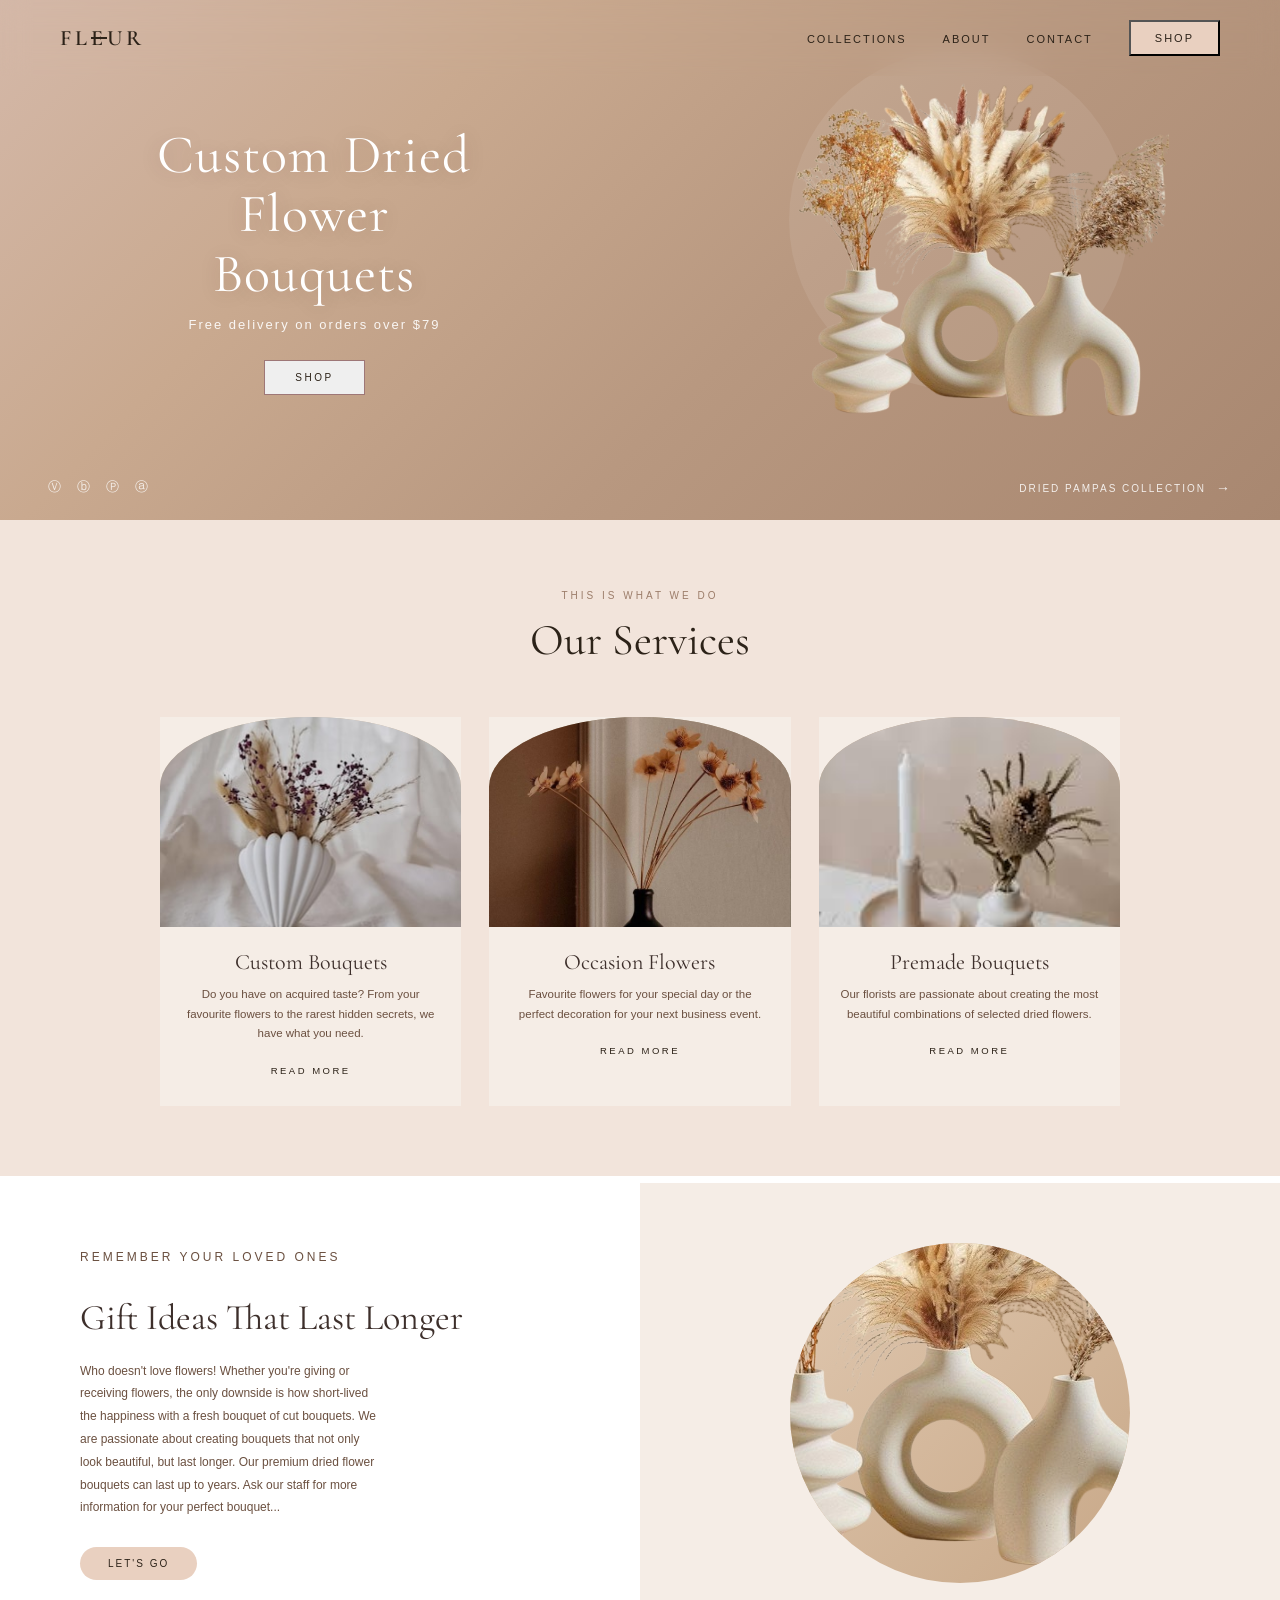
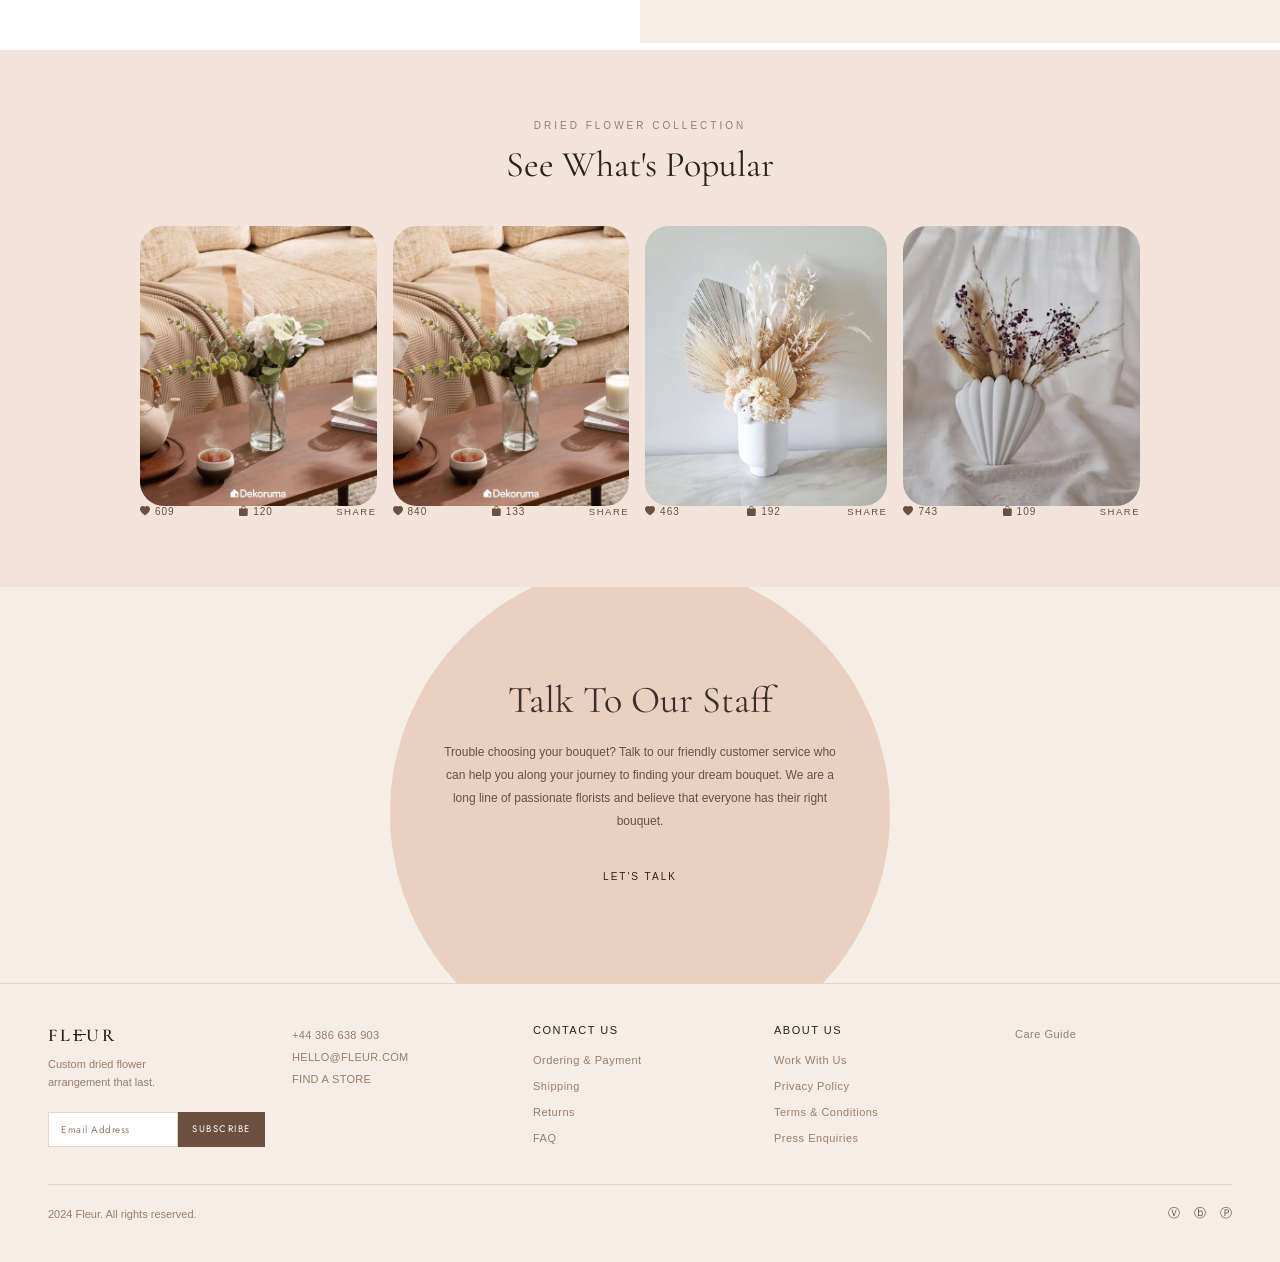
<file: index.html>
<!DOCTYPE html>
<html lang="en">
<head>
<meta charset="UTF-8">
<meta name="viewport" content="width=device-width, initial-scale=1.0">
<title>FLEUR - Custom Dried Flower Bouquets</title>
<link href="https://fonts.googleapis.com/css2?family=Cormorant+Garamond:ital,wght@0,300;0,400;0,600;1,300;1,400&family=Jost:wght@300;400;500&display=swap" rel="stylesheet">
<link rel="stylesheet" href="https://cdn.jsdelivr.net/npm/bootstrap-icons@1.11.3/font/bootstrap-icons.min.css">
<link rel="stylesheet" href="tugas4.css">
</head>
<body>

<!-- NAV -->
<nav>
  <div class="logo">FL<span>E</span>UR</div>
  <ul class="nav-links">
    <li><a href="#colection">Collections</a></li>
    <li><a href="#about">About</a></li>
    <li><a href="#contact">Contact</a></li>
    <button class="nav-shop" onclick="window.location.href='shop.html'">
      shop
    </button>
  </ul>
</nav>

<!-- HERO -->
<section class="hero">
  <div class="hero-bg-circle"></div>

  
  <div class="hero-content">
    <h1>Custom Dried Flower<br>Bouquets</h1>
    <p>Free delivery on orders over $79</p>
    <button class="hero-btn" onclick="window.location.href='shop.html'">SHOP</button>
  </div>

  <div class="hero-image">
    <img src="img/1-removebg-preview.png">
  </div>

  <div class="hero-social">
    <a href="#">&#9419;</a>
    <a href="#">&#9425;</a>
    <a href="#">&#9413;</a>
    <a href="#">&#9424;</a>
  </div>

  <div class="hero-collection">Dried Pampas Collection</div>
</section>

<!-- SERVICES -->
<section class="services" id="colection">
  <p class="section-label">This Is What We Do</p>
  <h2 class="section-title">Our Services</h2>

  <div class="services-grid">
    <div class="service-card">
      <div class="service-img">
        <div class="service-img-inner img-s1">
          <img src="img/2.jpeg" alt="" >
         
        </div>
      </div>
      <h3>Custom Bouquets</h3>
      <p>Do you have on acquired taste? From your favourite flowers to the rarest hidden secrets, we have what you need.</p>
      <a href="#" class="read-more">Read More</a>
    </div>
    <div class="service-card">
      <div class="service-img">
        <div class="service-img-inner img-s2">
          <img src="img/3.jpeg" >
        </div>
      </div>
      <h3>Occasion Flowers</h3>
      <p>Favourite flowers for your special day or the perfect decoration for your next business event.</p>
      <a href="#" class="read-more">Read More</a>
    </div>
    <div class="service-card">
      <div class="service-img">
        <div class="service-img-inner img-s3">
          <img src="img/4.jpeg" >
        </div>
      </div>
      <h3>Premade Bouquets</h3>
      <p>Our florists are passionate about creating the most beautiful combinations of selected dried flowers.</p>
      <a href="#" class="read-more">Read More</a>
    </div>
  </div>
</section>

<!-- GIFT IDEAS -->
<section class="gift" id="about">
  <div class="gift-text">
    <p class="section-label">Remember Your Loved Ones</p>
    <h2>Gift Ideas That Last Longer</h2>
    <p>Who doesn't love flowers! Whether you're giving or receiving flowers, the only downside is how short-lived the happiness with a fresh bouquet of cut bouquets. We are passionate about creating bouquets that not only look beautiful, but last longer. Our premium dried flower bouquets can last up to years. Ask our staff for more information for your perfect bouquet...</p>
    <a href="#" class="btn-pill">LET'S GO</a>
  </div>
  <div class="gift-image">
    <div class="gift-circle">
      <img src="img/1-removebg-preview.png" >
      <div class="gift-vase"></div>
    </div>
  </div>
</section>

<!-- POPULAR -->
<section class="popular">
  <p class="section-label">Dried Flower Collection</p>
  <h2 class="section-title" style="font-size:36px;margin-bottom:0;">See What's Popular</h2>

  <div class="popular-grid">
    <div class="popular-item">
      <div class="popular-thumb">
        <div class="thumb-bg tb1">
        <img src="img/6.jpeg" class="thumb-img">
        <div class="thumb-bg tb1"><div class="thumb-inner"></div></div>
      </div>
      </div>
      <div class="popular-meta">
        <span class="likes"><i class="bi bi-heart-fill"></i>609</span>
        <span class="saves"><i class="bi bi-bag-fill"></i>120</span>
        <a href="#" class="share">Share</a>
      </div>
    </div>
    <div class="popular-item">
      <div class="popular-thumb">
        <div class="thumb-bg tb2">
          <img src="img/6.jpeg" class="thumb-img">
        <div class="thumb-bg tb2"><div class="thumb-inner"></div></div>
      </div>
      </div>
      <div class="popular-meta">
        <span class="likes"><i class="bi bi-heart-fill"></i>840</span>
        <span class="saves"><i class="bi bi-bag-fill"></i>133</span>
        <a href="#" class="share">Share</a>
      </div>
    </div>
    <div class="popular-item">
      <div class="popular-thumb">
        <div class="thumb-bg tb3">
        <img src="img/8.jpeg"thumb-img">
        <div class="thumb-bg tb3"><div class="thumb-inner"></div></div>
      </div>
      </div>
      <div class="popular-meta">
        <span class="likes"><i class="bi bi-heart-fill"></i>463</span>
        <span class="saves"><i class="bi bi-bag-fill"></i>192</span>
        <a href="#" class="share">Share</a>
      </div>
    </div>
    <div class="popular-item">
      <div class="popular-thumb">
        <div class="thumb-bg tb4">
          <img src="img/2.jpeg" class="thumb-img">
        <div class="thumb-bg tb4"><div class="thumb-inner"></div></div>
      </div>
      </div>
      <div class="popular-meta">
        <span class="likes"><i class="bi bi-heart-fill"></i>743</span>
        <span class="saves"><i class="bi bi-bag-fill"></i>109</span>
        <a href="#" class="share">Share</a>
      </div>
    </div>
  </div>
</section>

<!-- TALK -->
<section class="talk">
  <div class="talk-circle"></div>
  <div class="talk-content">
    <h2>Talk To Our Staff</h2>
    <p>Trouble choosing your bouquet? Talk to our friendly customer service who can help you along your journey to finding your dream bouquet. We are a long line of passionate florists and believe that everyone has their right bouquet.</p>
    <a href="#" class="btn-pill">LET'S TALK</a>
  </div>
</section>

<!-- FOOTER -->
<footer id="contact">
  <div class="footer-grid">
    <div class="footer-brand">
      <div class="footer-logo">FL<span style="text-decoration:line-through">E</span>UR</div>
      <p class="footer-tagline">Custom dried flower arrangement that last.</p>
      <div class="footer-email">
        <input type="email" placeholder="Email Address">
        <button>Subscribe</button>
      </div>
    </div>

    <div class="footer-col">
      <div class="footer-contact">
        +44 386 638 903<br>
        HELLO@FLEUR.COM<br>
        FIND A STORE
      </div>
    </div>

    <div class="footer-col">
      <div class="footer-col-title">Contact Us</div>
      <ul>
        <li><a href="#">Ordering & Payment</a></li>
        <li><a href="#">Shipping</a></li>
        <li><a href="#">Returns</a></li>
        <li><a href="#">FAQ</a></li>
      </ul>
    </div>

    <div class="footer-col">
      <div class="footer-col-title">About Us</div>
      <ul>
        <li><a href="#">Work With Us</a></li>
        <li><a href="#">Privacy Policy</a></li>
        <li><a href="#">Terms & Conditions</a></li>
        <li><a href="#">Press Enquiries</a></li>
      </ul>
    </div>

    <div class="footer-col">
      <ul style="margin-top:0;">
        <li><a href="#">Care Guide</a></li>
      </ul>
    </div>
  </div>

  <div class="footer-bottom">
    <span style="font-size:11px;color:var(--text-muted);">2024 Fleur. All rights reserved.</span>
    <div class="footer-social">
      <a href="#">&#9419;</a>
      <a href="#">&#9425;</a>
      <a href="#">&#9413;</a>
    </div>
  </div>
</footer>
<script src="scrip1.js"></script>
</body>
</html>
</file>
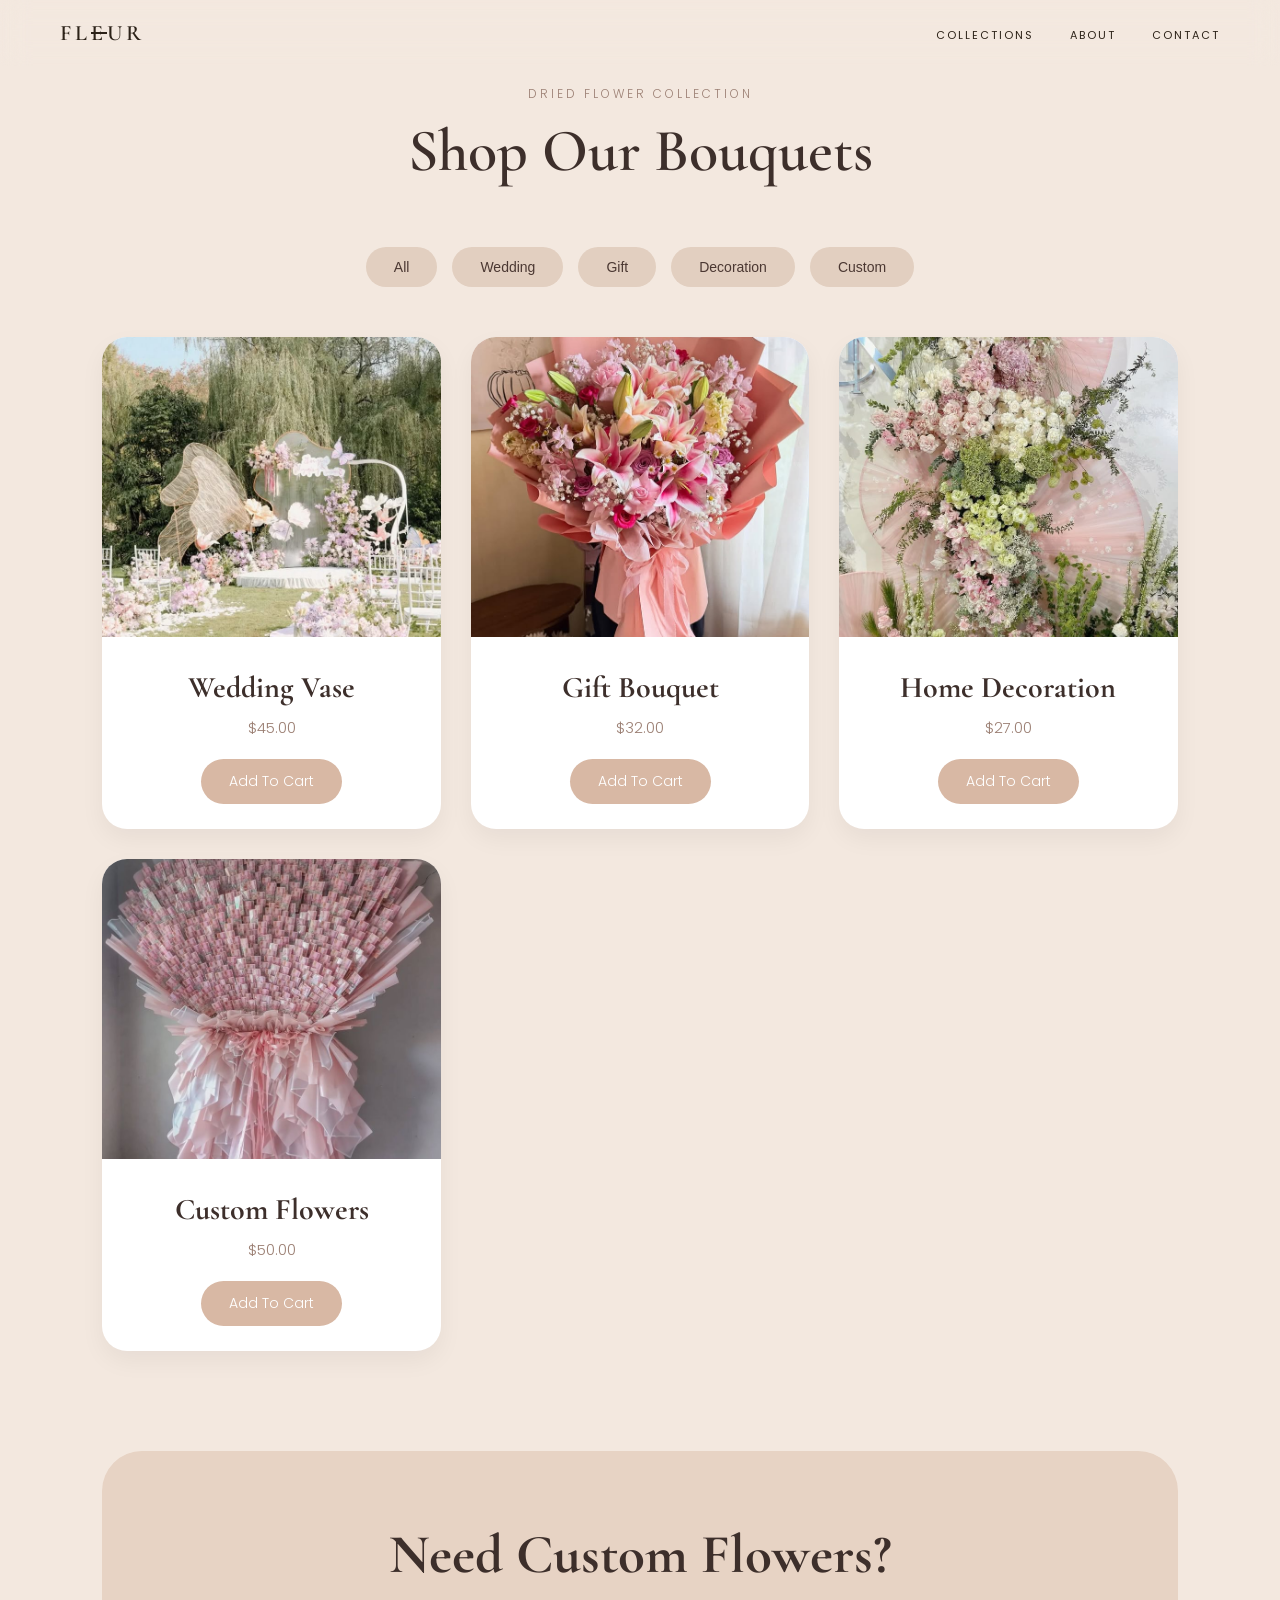
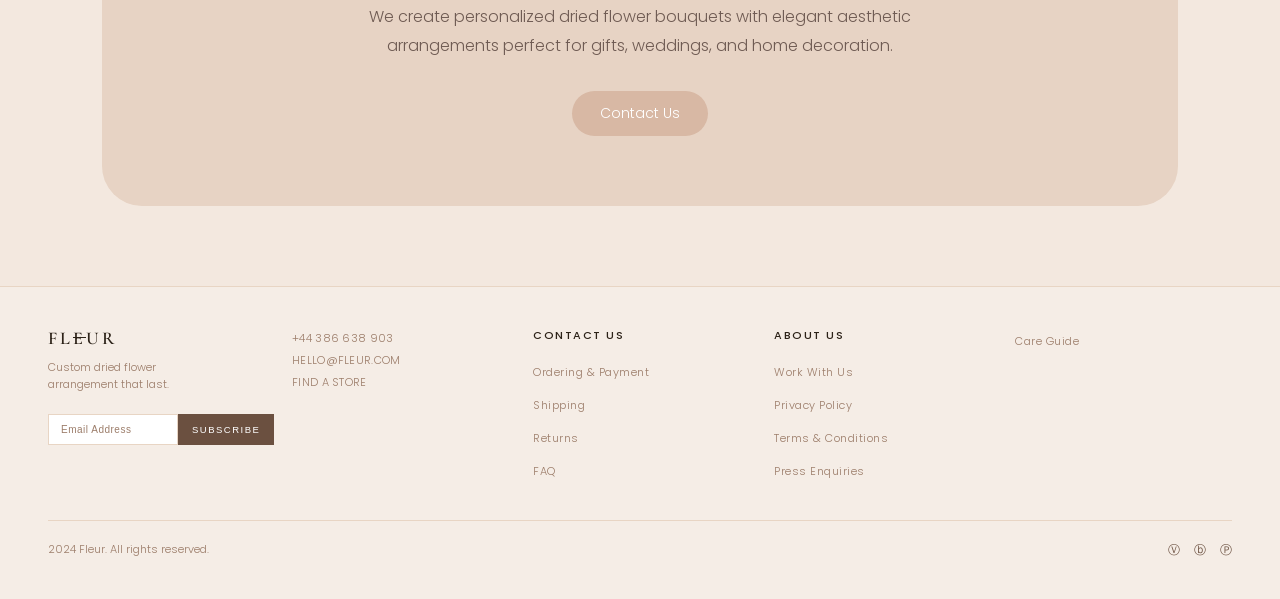
<file: shop.html>
<!DOCTYPE html>
<html lang="en">
<head>
  <meta charset="UTF-8" />
  <meta name="viewport" content="width=device-width, initial-scale=1.0"/>
  <title>Flower Shop</title>
  <link rel="preconnect" href="https://fonts.googleapis.com">
  <link href="https://fonts.googleapis.com/css2?family=Cormorant+Garamond:wght@400;500;600&family=Poppins:wght@300;400;500&display=swap" rel="stylesheet">
  <link rel="stylesheet" href="tugas4.css">
</head>
<body>
<!--NAVBAR-->
  <nav>
  <div class="logo">FL<span>E</span>UR</div>
  <ul class="nav-links">
    <li><a href="#">Collections</a></li>
    <li><a href="#">About</a></li>
    <li><a href="#">Contact</a></li>
  </ul>
  </nav>
<section class="shop-section">
  <!-- TITLE -->
  <div class="shop-title">
    <span>DRIED FLOWER COLLECTION</span>
    <h1>Shop Our Bouquets</h1>
  </div>
  <!-- FILTER -->
  <div class="filter">
    <button data-filter="all">All</button>
    <button data-filter="wedding">Wedding</button>
    <button data-filter="gift">Gift</button>
    <button data-filter="decoration">Decoration</button>
    <button data-filter="custom">Custom</button>
  </div>
  <!-- PRODUCTS -->
  <div class="products">
    <!-- WEDDING -->
    <div class="card wedding">
      <img src="img/we.jpeg">
      <div class="card-content">
        <h3>Wedding Vase</h3>
        <p class="price">$45.00</p>
        <a href="#" class="btn">Add To Cart</a>
      </div>
    </div>
    <!-- GIFT -->
    <div class="card decoration">
      <img src="img/gif.jpeg">
      <div class="card-content">
        <h3>Gift Bouquet</h3>
        <p class="price">$32.00</p>
        <a href="#" class="btn">Add To Cart</a>
      </div>
    </div>
    <!-- DECORATION -->
    <div class="card decoration">
      <img src="img/dec.jpeg">
      <div class="card-content">
        <h3>Home Decoration</h3>
        <p class="price">$27.00</p>
        <a href="#" class="btn">Add To Cart</a>
      </div>
    </div>
    <!-- CUSTOM -->
    <div class="card custom">
      <img src="img/cus.jpeg">
      <div class="card-content">
        <h3>Custom Flowers</h3>
        <p class="price">$50.00</p>
        <a href="#" class="btn">Add To Cart</a>
      </div>
    </div>
  </div>
  <!-- CTA -->
  <div class="cta">
    <h2>Need Custom Flowers?</h2>
    <p>
      We create personalized dried flower bouquets with elegant
      aesthetic arrangements perfect for gifts, weddings,
      and home decoration.
    </p>
    <a href="#" class="btn">Contact Us</a>
  </div>
</section>
<!--FOOTER-->
<footer>
  <div class="footer-grid">
    <div class="footer-brand">
      <div class="footer-logo">FL<span style="text-decoration:line-through">E</span>UR</div>
      <p class="footer-tagline">Custom dried flower arrangement that last.</p>
      <div class="footer-email">
        <input type="email" placeholder="Email Address">
        <button>Subscribe</button>
      </div>
    </div>

    <div class="footer-col">
      <div class="footer-contact">
        +44 386 638 903<br>
        HELLO@FLEUR.COM<br>
        FIND A STORE
      </div>
    </div>

    <div class="footer-col">
      <div class="footer-col-title">Contact Us</div>
      <ul>
        <li><a href="#">Ordering & Payment</a></li>
        <li><a href="#">Shipping</a></li>
        <li><a href="#">Returns</a></li>
        <li><a href="#">FAQ</a></li>
      </ul>
    </div>

    <div class="footer-col">
      <div class="footer-col-title">About Us</div>
      <ul>
        <li><a href="#">Work With Us</a></li>
        <li><a href="#">Privacy Policy</a></li>
        <li><a href="#">Terms & Conditions</a></li>
        <li><a href="#">Press Enquiries</a></li>
      </ul>
    </div>

    <div class="footer-col">
      <ul style="margin-top:0;">
        <li><a href="#">Care Guide</a></li>
      </ul>
    </div>
  </div>

  <div class="footer-bottom">
    <span style="font-size:11px;color:var(--text-muted);">2024 Fleur. All rights reserved.</span>
    <div class="footer-social">
      <a href="#">&#9419;</a>
      <a href="#">&#9425;</a>
      <a href="#">&#9413;</a>
    </div>
  </div>
</footer>
<script src="scrip1.js"></script>
</body>
</html>
</file>
<file: tugas4.css>
*, *::before, *::after { box-sizing: border-box; margin: 0; padding: 0; }

  :root {
    --cream: #f5ede6;
    --beige: #e8d5c4;
    --warm-beige: #dcc4b0;
    --blush: #e9d0c0;
    --light-blush: #f2e4db;
    --dark: #2c2218;
    --medium: #6b5040;
    --text-muted: #9c7d6a;
    --white: #ffffff;
  }

  body {
    font-family: 'Jost', sans-serif;
    background: var(--white);
    color: var(--dark);
    font-weight: 300;
    overflow-x: hidden;
  }

  /* NAV */
  nav {
    position: fixed;
    top: 0; left: 0;
    width: 100%; 
    z-index: 999;
    display: flex;
    align-items: center;
    justify-content: space-between;
    padding: 20px 60px;
    backdrop-filter: blur(14px);
  }

  .logo {
    font-family: 'Cormorant Garamond', serif;
    font-size: 22px;
    font-weight: 600;
    letter-spacing: 4px;
    color: var(--dark);
    text-transform: uppercase;
  }

  .logo span { text-decoration: line-through; }

  .nav-links {
    display: flex;
    gap: 36px;
    list-style: none;
    align-items: center;
  }

  .nav-links a {
    font-size: 11px;
    letter-spacing: 2px;
    text-transform: uppercase;
    text-decoration: none;
    color: var(--dark);
    font-weight: 400;
  }

  .nav-shop {
    background: var(--blush);
    padding: 10px 24px;
    font-size: 11px;
    letter-spacing: 2px;
    text-transform: uppercase;
    text-decoration: none;
    color: var(--dark);
    font-weight: 400;
  }

  /* HERO */
  .hero {
    position: relative;
    height: 520px;
    background: linear-gradient(135deg, #d4b8a8 0%, #c9a98f 30%, #b89880 60%, #a88770 100%);
    display: flex;
    align-items: center;
    justify-content: center;
    overflow: hidden;
    padding: 0 80px;
  }

  .hero-content {
    position: relative;
    z-index: 2;
    text-align: center;
    color: var(--white);
    margin-right: 240px;
  }

  .hero-content h1 {
    font-family: 'Cormorant Garamond', serif;
    font-size: 54px;
    font-weight: 400;
    line-height: 1.1;
    letter-spacing: 1px;
    margin-bottom: 14px;
    text-shadow: 0 2px 20px rgba(80,40,20,0.18);
  }

  .hero-content p {
    font-size: 13px;
    letter-spacing: 2px;
    margin-bottom: 28px;
    opacity: 0.9;
  }

  .hero-btn {
    display: inline-block;
    border: 1px solid rgba(150, 107, 107, 0.9);
    color: var(--dark);
    padding: 11px 30px;
    font-size: 10px;
    letter-spacing: 2.5px;
    text-transform: uppercase;
    text-decoration: none;
    font-weight: 400;
  }

  .hero-image{
    position: relative;
    width: 420px;
    height: 420px;
    display: center;
    justify-content: center;
  }

  .hero-image::before {
    content: "";
    position: absolute;
    width: 340px;
    height: 340px;
    background: rgba(255, 255, 255, 0.08);
    border-radius: 50%;
    z-index: 1;
  }

  .hero-image img{
    width: 100%;
    max-width: 380px;
    object-fit: contain;
    position: relative;
    z-index: 2;
    filter: drop-shadow(0 15px 30px) rgba(0, 0, 0, 0.2);
  }

  @media (max-width: 900px) {
  .hero {
    flex-direction: column;
    text-align: center;
    height: auto;
    padding: 60px 20px;
  }

  .hero-image {
    margin-top: 40px;
    width: 300px;
    height: 300px;
  }

  .hero-content h1 {
    font-size: 42px;
  }
}

  .hero-social {
    position: absolute;
    bottom: 24px;
    left: 48px;
    display: flex;
    gap: 16px;
  }

  .hero-social a {
    color: rgba(255,255,255,0.8);
    font-size: 13px;
    text-decoration: none;
  }

  .hero-collection {
    position: absolute;
    bottom: 24px;
    right: 48px;
    color: rgba(255,255,255,0.85);
    font-size: 10px;
    letter-spacing: 2px;
    text-transform: uppercase;
    display: flex;
    align-items: center;
    gap: 10px;
  }

  .hero-collection::after {
    content: '→';
    font-size: 14px;
  }

  /* SERVICES */
  .services {
    background: var(--light-blush);
    padding: 70px 48px;
    text-align: center;
  }

  .section-label {
    font-size: 10px;
    letter-spacing: 3px;
    text-transform: uppercase;
    color: var(--text-muted);
    margin-bottom: 12px;
  }

  .section-title {
    font-family: 'Cormorant Garamond', serif;
    font-size: 44px;
    font-weight: 400;
    color: var(--dark);
    margin-bottom: 50px;
  }

  .services-grid {
    display: grid;
    grid-template-columns: repeat(3, 1fr);
    gap: 28px;
    max-width: 960px;
    margin: 0 auto;
  }

  .service-card {
    background: var(--cream);
    padding: 0 0 28px 0;
    text-align: center;
  }

  .service-img {
    width: 100%;
    height: 210px;
    overflow: hidden;
    border-radius: 60% 60% 0 0 / 40% 40% 0 0;
    margin-bottom: 22px;
    position: relative;
  }

  .service-img-inner {
    width: 100%;
    height: 100%;
    display: flex;
    align-items: center;
    justify-content: center;
  }

  .service-img-inner {
  position: relative;
  overflow: hidden;
}

.service-img-inner img {
  position: absolute;
  width: 100%;
  height: 100%;
  object-fit: cover;
  top: 0;
  left: 0;
  z-index: 1;
}



/* hover zoom */
.service-card:hover img {
  transform: scale(1.1);
  transition: 0.4s;
}

  .img-s1 { background: linear-gradient(160deg, #d8c4b0, #c4a888); }
  .img-s2 { background: linear-gradient(160deg, #b8a890, #9c8c70); }
  .img-s3 { background: linear-gradient(160deg, #c8b098, #b89878); }

  
  .service-card h3 {
    font-family: 'Cormorant Garamond', serif;
    font-size: 22px;
    font-weight: 400;
    margin-bottom: 10px;
    padding: 0 20px;
  }

  .service-card p {
    font-size: 11.5px;
    color: var(--medium);
    line-height: 1.7;
    padding: 0 20px;
    margin-bottom: 16px;
  }

  .read-more {
    font-size: 9.5px;
    letter-spacing: 2.5px;
    text-transform: uppercase;
    color: var(--dark);
    text-decoration: none;
    font-weight: 500;
  }

  /* GIFT */
  .gift {
    display: grid;
    grid-template-columns: 1fr 1fr;
    align-items: center;
    background: var(--white);
  }

  .gift-text {
    padding: 70px 64px 70px 80px;
  }

  .gift-text .section-label { text-align: left; }

  .gift-text h2 {
    font-family: 'Cormorant Garamond', serif;
    font-size: 36px;
    font-weight: 400;
    margin-bottom: 20px;
    line-height: 1.2;
  }

  .gift-text p {
    font-size: 12px;
    color: var(--medium);
    line-height: 1.9;
    margin-bottom: 28px;
    max-width: 300px;
  }

  .btn-pill {
    display: inline-block;
    background: var(--blush);
    color: var(--dark);
    padding: 11px 28px;
    border-radius: 30px;
    font-size: 10px;
    letter-spacing: 2px;
    text-transform: uppercase;
    text-decoration: none;
    font-weight: 500;
  }

  .gift-image {
    position: relative;
    height: 460px;
    background: var(--cream);
    overflow: hidden;
    display: flex;
    align-items: center;
    justify-content: center;
  }

  .gift-circle {
    width: 340px;
    height: 340px;
    border-radius: 50%;
    background: linear-gradient(135deg, #e0c8b0, #c8a888);
    position: relative;
    overflow: hidden;
    display: flex;
    align-items: flex-end;
    justify-content: center;
  }

  .leaf-line {
    position: absolute;
    bottom: 50%;
    left: 50%;
    width: 2px;
    height: 160px;
    background: linear-gradient(to top, #b89870, #d4b890);
    transform-origin: bottom center;
  }

  .leaf-fan {
    position: absolute;
    bottom: 50%;
    left: 50%;
    width: 80px;
    height: 80px;
    border-left: 2px solid rgba(180,150,100,0.5);
    border-top: 2px solid rgba(180,150,100,0.5);
    border-radius: 80% 0 0 0;
    transform-origin: bottom right;
  }

  /* POPULAR */
  .popular {
    background: var(--light-blush);
    padding: 70px 48px;
    text-align: center;
  }

  .popular-grid {
    display: grid;
    grid-template-columns: repeat(4, 1fr);
    gap: 16px;
    margin-top: 40px;
    max-width: 1000px;
    margin-left: auto;
    margin-right: auto;
  }

  .popular-item:hover .thumb-bg{
    transform: scale(1.08);
  }
  .popular-thumb {
    width: 100%;
    height: 280px;
    aspect-ratio: 0;
    overflow: hidden;
   border-radius: 24px;
  }

  .thumb-bg {
    width: 100%;
    height: 100%;
    display: flex;
    position: relative;
    border-radius: 24px;
  }
  
  .thumb-img{
    width: 100%;
    height: 100%;
    object-fit: cover;
    transition: 0.4s ease;
  }

  .tb1 { background: linear-gradient(135deg, #c4a888, #b09070); }
  .tb2 { background: linear-gradient(135deg, #d8c8b8, #c0a890); }
  .tb3 { background: linear-gradient(135deg, #c8b8a0, #b09880); }
  .tb4 { background: linear-gradient(135deg, #d0b898, #b89878); }

  

  .popular-meta {
    display: flex;
    align-items: center;
    justify-content: space-between;
    font-size: 10px;
    color: var(--medium);
    letter-spacing: 1px;
  }

  .popular-meta .likes,
  .popular-meta .saves {
    display: flex;
    align-items: center;
    gap: 4px;
  }

  .popular-meta .share {
    font-size: 9.5px;
    letter-spacing: 1.5px;
    text-transform: uppercase;
    color: var(--medium);
    cursor: pointer;
    text-decoration: none;
  }

  /* TALK */
  .talk {
    background: var(--cream);
    padding: 90px 48px;
    position: relative;
    overflow: hidden;
    text-align: center;
  }

  .talk-circle {
    position: absolute;
    bottom: -80px;
    left: 50%;
    transform: translateX(-50%);
    width: 500px;
    height: 500px;
    background: var(--blush);
    border-radius: 50%;
    z-index: 0;
  }

  .talk-content {
    position: relative;
    z-index: 1;
    max-width: 400px;
    margin: 0 auto;
  }

  .talk-content h2 {
    font-family: 'Cormorant Garamond', serif;
    font-size: 38px;
    font-weight: 400;
    margin-bottom: 18px;
  }

  .talk-content p {
    font-size: 12px;
    color: var(--medium);
    line-height: 1.9;
    margin-bottom: 28px;
  }

  /* FOOTER */
  footer {
    background: var(--cream);
    padding: 40px 48px;
    border-top: 1px solid var(--beige);
  }

  .footer-grid {
    display: grid;
    grid-template-columns: 220px 1fr 1fr 1fr 1fr;
    gap: 24px;
    align-items: start;
  }

  .footer-logo {
    font-family: 'Cormorant Garamond', serif;
    font-size: 18px;
    font-weight: 600;
    letter-spacing: 3px;
    text-transform: uppercase;
    color: var(--dark);
    margin-bottom: 10px;
  }

  .footer-tagline {
    font-size: 11px;
    color: var(--text-muted);
    line-height: 1.6;
    margin-bottom: 20px;
    max-width: 160px;
  }

  .footer-email {
    display: flex;
    gap: 0;
  }

  .footer-email input {
    border: 1px solid var(--beige);
    background: var(--white);
    padding: 9px 12px;
    font-size: 10px;
    font-family: 'Jost', sans-serif;
    color: var(--dark);
    outline: none;
    width: 130px;
    letter-spacing: 0.5px;
  }

  .footer-email input::placeholder { color: var(--text-muted); }

  .footer-email button {
    background: var(--medium);
    color: var(--white);
    border: none;
    padding: 9px 14px;
    font-size: 9.5px;
    letter-spacing: 1.5px;
    text-transform: uppercase;
    cursor: pointer;
    font-family: 'Jost', sans-serif;
    white-space: nowrap;
  }

  .footer-col-title {
    font-size: 11px;
    font-weight: 500;
    letter-spacing: 1.5px;
    text-transform: uppercase;
    color: var(--dark);
    margin-bottom: 14px;
  }

  .footer-col ul {
    list-style: none;
  }

  .footer-col ul li {
    margin-bottom: 8px;
  }

  .footer-col ul li a {
    font-size: 11px;
    color: var(--text-muted);
    text-decoration: none;
    letter-spacing: 0.5px;
  }

  .footer-contact {
    font-size: 11px;
    color: var(--text-muted);
    line-height: 2;
    letter-spacing: 0.3px;
  }

  .footer-bottom {
    display: flex;
    justify-content: space-between;
    align-items: center;
    margin-top: 30px;
    padding-top: 20px;
    border-top: 1px solid var(--beige);
  }

  .footer-social {
    display: flex;
    gap: 14px;
  }

  .footer-social a {
    font-size: 12px;
    color: var(--medium);
    text-decoration: none;
  }

  /* SVG icons */
  .icon { font-style: normal; }

  /*SHOPPPPPPP*/
  *{
      margin:0;
      padding:0;
      box-sizing:border-box;
    }

    body{
      font-family:'Poppins',sans-serif;
      background:#f3e8df;
      color:#3d2f2b;
    }

    h1,h2,h3{
      font-family:'Cormorant Garamond',serif;
    }

    .shop-section{
      padding:80px 8%;
    }

    .shop-title{
      text-align:center;
      margin-bottom:60px;
    }

    .shop-title span{
      letter-spacing:3px;
      font-size:12px;
      color:#9b7f73;
    }

    .shop-title h1{
      font-size:60px;
      margin-top:10px;
      font-weight:600;
    }

    /* FILTER */

    .filter{
      display:flex;
      justify-content:center;
      gap:15px;
      flex-wrap:wrap;
      margin-bottom:50px;
    }

    .filter button{
      padding:12px 28px;
      border:none;
      background:#e2cfc0;
      color:#4b3832;
      border-radius:30px;
      cursor:pointer;
      transition:.3s;
      font-size:14px;
    }

    .filter button:hover{
      background:#b9957f;
      color:white;
      transform:translateY(-3px);
    }

    /* PRODUCTS */

    .products{
      display:grid;
      grid-template-columns:repeat(auto-fit,minmax(250px,1fr));
      gap:30px;
    }

    .card{
      background:white;
      border-radius:25px;
      overflow:hidden;
      transition:.4s;
      box-shadow:0 10px 25px rgba(0,0,0,0.05);
    }

    .card:hover{
      transform:translateY(-10px);
    }

    .card img{
      width:100%;
      height:300px;
      object-fit:cover;
    }

    .card-content{
      padding:25px;
      text-align:center;
    }

    .card-content h3{
      font-size:30px;
      margin-bottom:10px;
    }

    .price{
      color:#9b7f73;
      margin-bottom:20px;
      font-size:15px;
    }

    .btn{
      display:inline-block;
      padding:12px 28px;
      background:#d8b8a4;
      color:white;
      text-decoration:none;
      border-radius:30px;
      transition:.3s;
      font-size:14px;
    }

    .btn:hover{
      background:#b9957f;
      letter-spacing:1px;
    }

    /* CTA */

    .cta{
      margin-top:100px;
      background:#e7d3c4;
      padding:70px;
      border-radius:40px;
      text-align:center;
    }

    .cta h2{
      font-size:55px;
      margin-bottom:15px;
    }

    .cta p{
      max-width:600px;
      margin:auto;
      line-height:1.8;
      margin-bottom:30px;
      color:#6f5b53;
    }

    @media(max-width:768px){

      .shop-title h1{
        font-size:45px;
      }

      .cta{
        padding:40px 20px;
      }

      .cta h2{
        font-size:40px;
      }

    }
</file>
